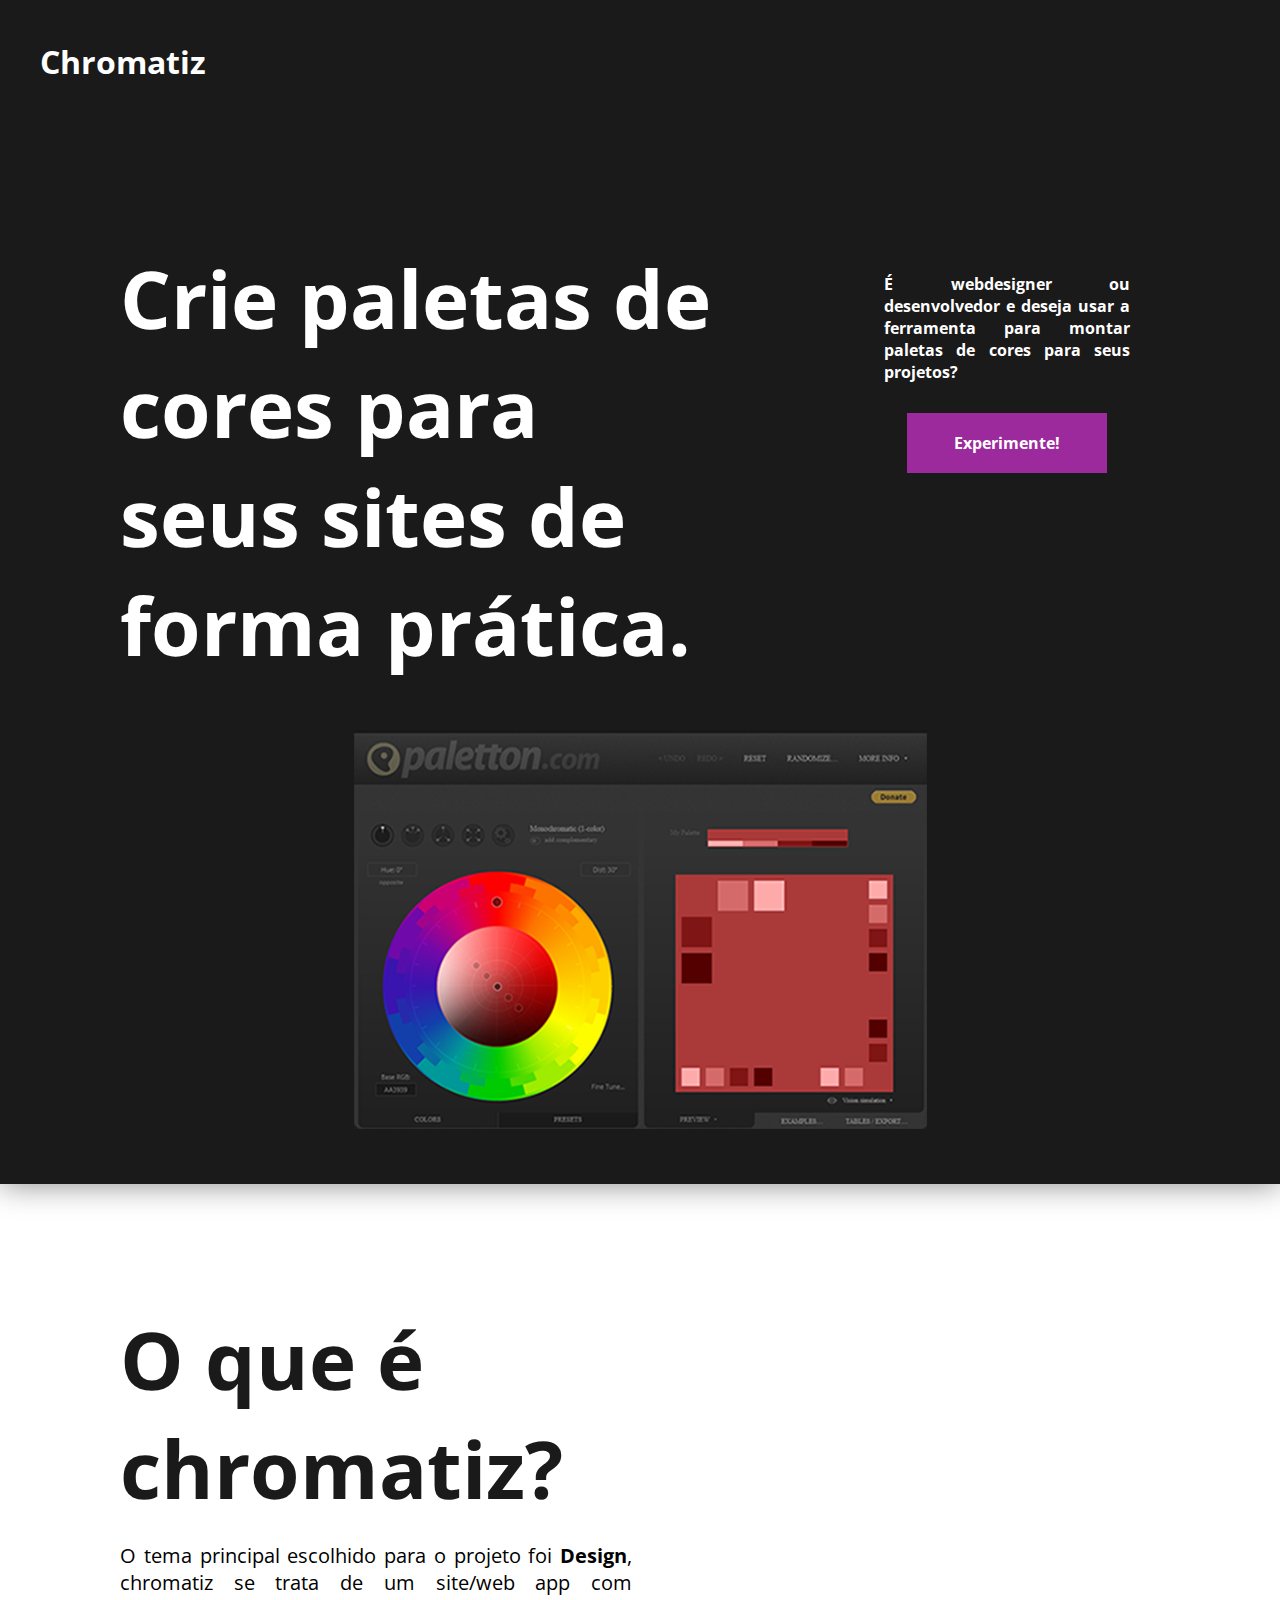
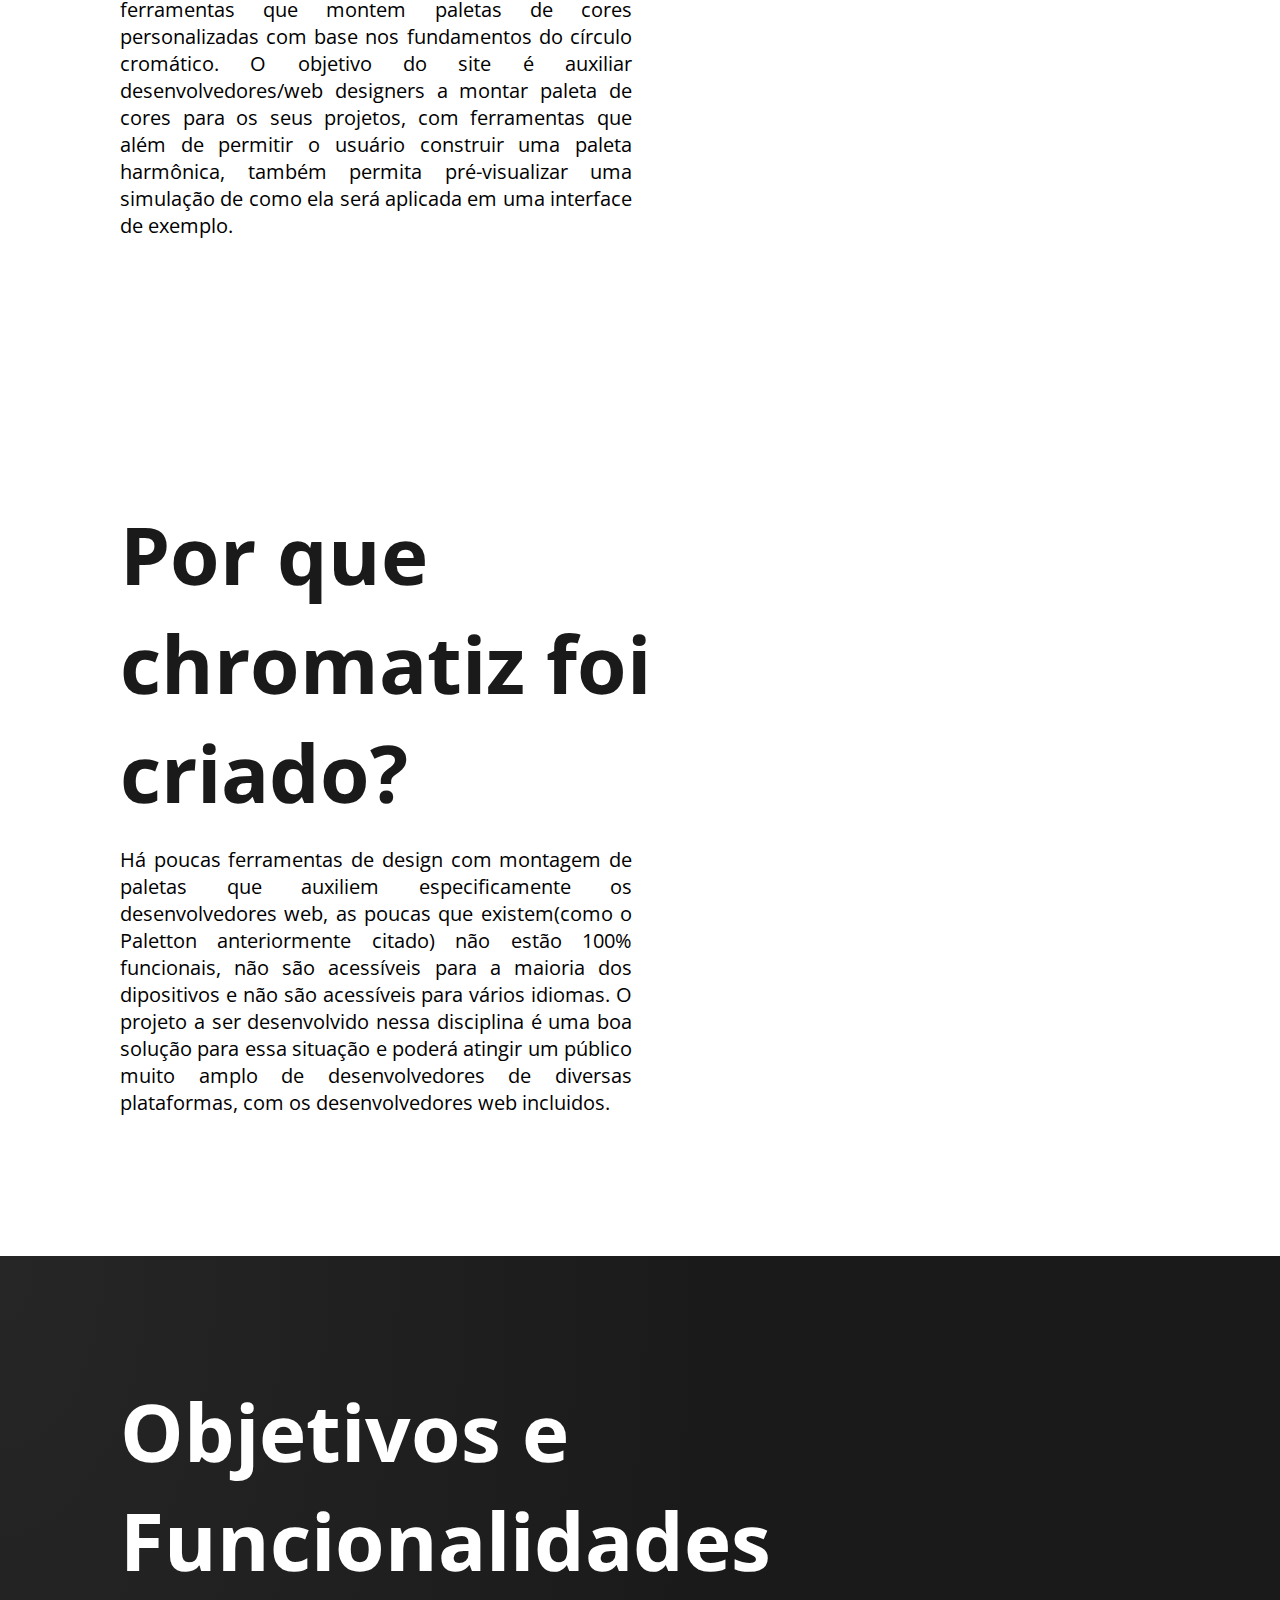
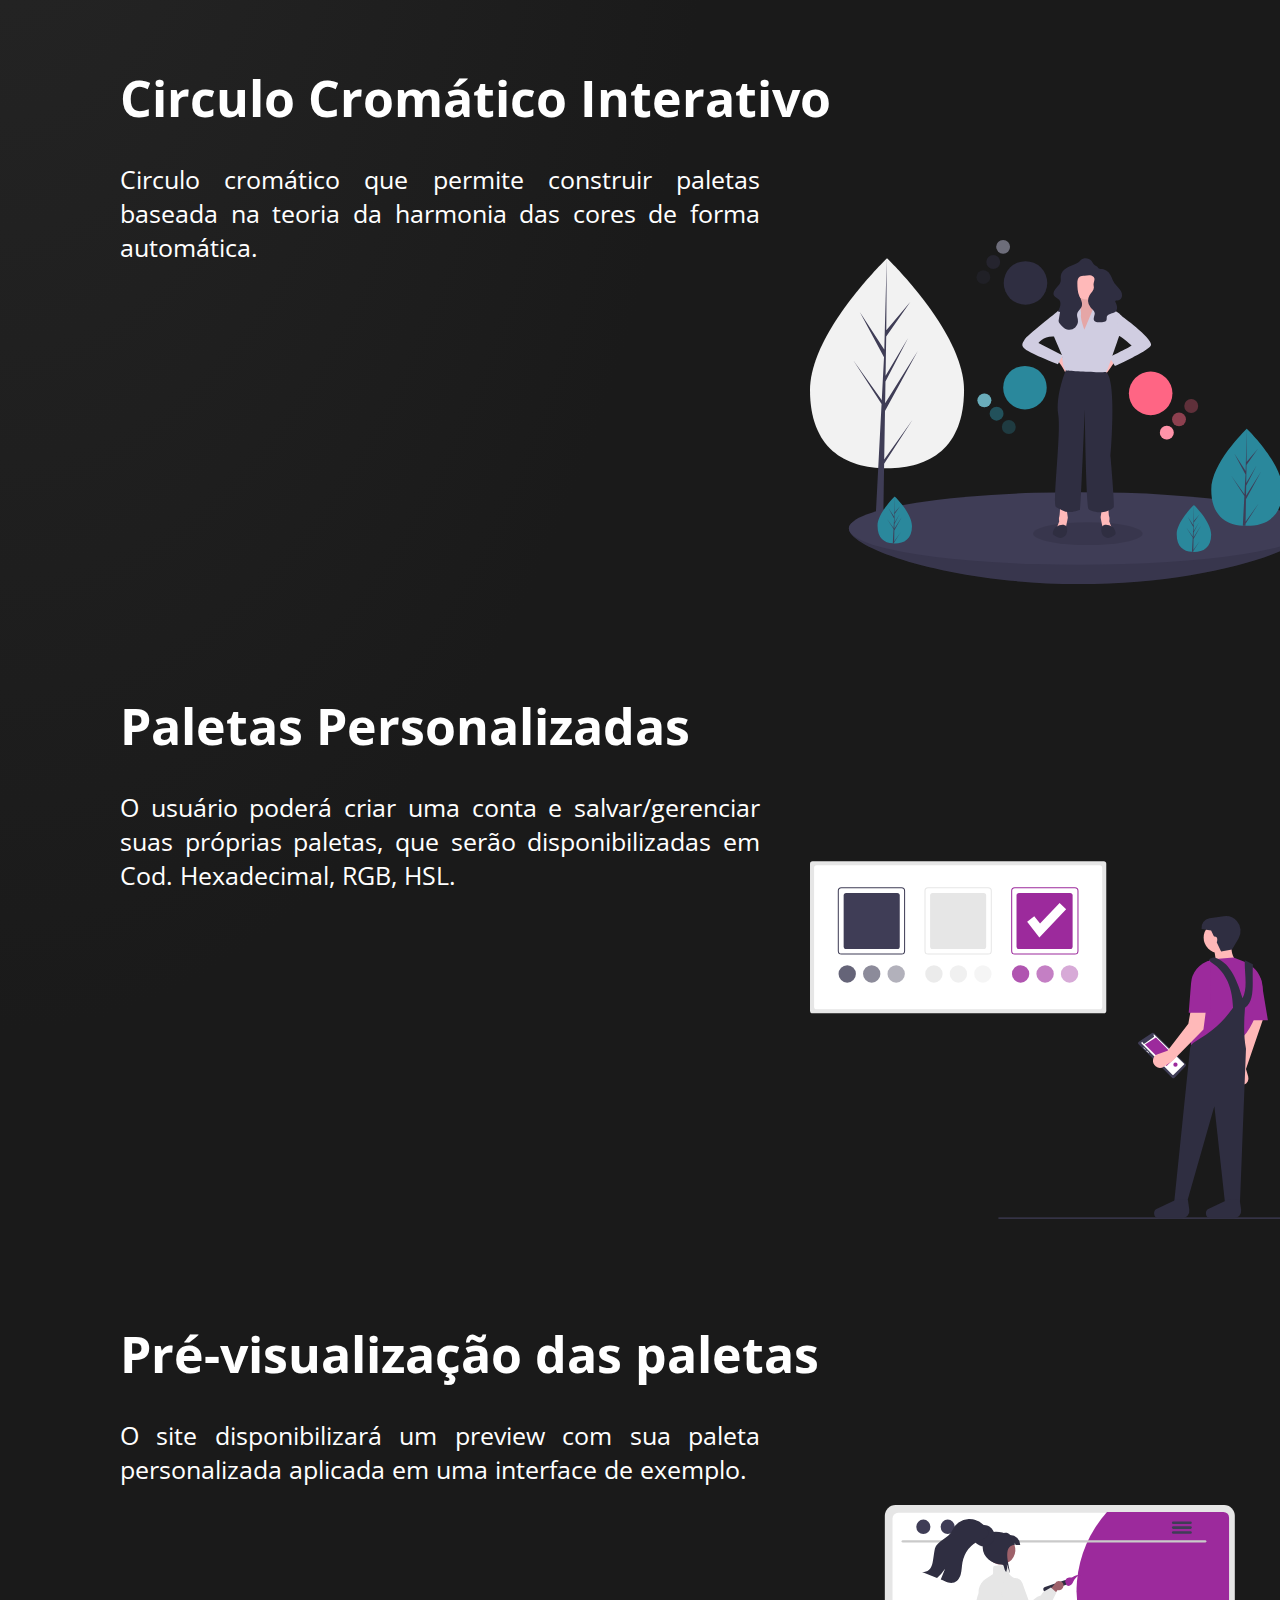
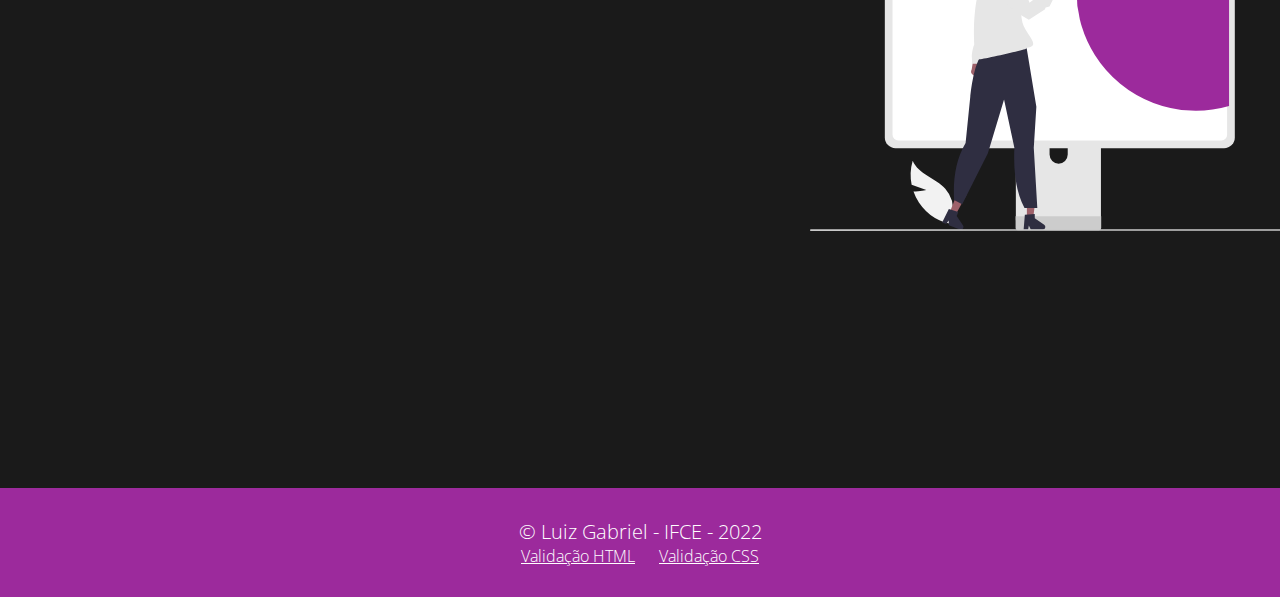
<file: index.html>
<!DOCTYPE html>
<html lang="pt-br">

<head>
    <meta charset="UTF-8">
    <meta http-equiv="X-UA-Compatible" content="IE=edge">
    <meta name="viewport" content="width=device-width, initial-scale=1.0">
    <title>Descrição do Projeto</title>
    <link rel="stylesheet" href="styles/style.css">
</head>

<body>
    <header>
        <div class="second-header">
            <h1>Chroma<span>tiz</span></h1>
            <nav>
                <ul>
                    <li><a href="index.html">Home</a></li>
                    <li><a href="prazos.html">Cronograma</a></li>
                </ul>
            </nav>
        </div>

        <h1 class="site-title">Chromatiz</h1>

        <div class="cta-container">
            <h1 class="big-text">Crie paletas de cores para seus sites de forma prática.</h1>

            <div class="cta">
                <p>É webdesigner ou desenvolvedor e deseja usar a ferramenta para montar paletas de cores para seus projetos?</p>
                <div class="button">
                    <a href="#">Experimente!</a>
                </div>
            </div>
        </div>

        <div id="imgs">
            <picture>
                <source media="(max-width: 768px)" srcset="imgs/img1-p.png">
                <img src="imgs/img1.png" alt="Imagem demonstrando a estrutura do projeto">
            </picture>
        </div>
    </header>

    <main>
        <section class="introducao">
            <h1 class="big-text">O que é chromatiz?</h1>
            <div class="content">
                <p>
                    O tema principal escolhido para o projeto foi <strong>Design</strong>, chromatiz se trata de um
                    site/web app
                    com ferramentas que montem paletas de cores personalizadas com base nos fundamentos do círculo
                    cromático. O
                    objetivo do site é auxiliar desenvolvedores/web designers a montar paleta de cores para os seus
                    projetos, com
                    ferramentas que além de permitir o usuário construir uma paleta harmônica, também permita
                    pré-visualizar uma
                    simulação de como ela será aplicada em uma interface de exemplo.
                </p>
            </div>
        </section>

        <section class="justificativa">
            <h1 class="big-text">Por que chromatiz foi criado?</h1>
            <div class="content">
                <p>
                    Há poucas ferramentas de design com montagem de paletas que auxiliem especificamente os
                    desenvolvedores web,
                    as poucas que existem(como o Paletton anteriormente citado) não estão 100% funcionais, não são
                    acessíveis
                    para a maioria dos dipositivos e não são acessíveis para vários idiomas. O projeto a ser
                    desenvolvido nessa
                    disciplina é uma boa solução para essa situação e poderá atingir um público muito amplo de
                    desenvolvedores
                    de diversas plataformas, com os desenvolvedores web incluidos.
                </p>
            </div>
        </section>

        <section class="objetivos">
            <h1 class="big-text">Objetivos e Funcionalidades</h1>

            <div class="content">
                <h2>Circulo Cromático Interativo</h2>
                <div class="func">
                    <div class="func-desc">
                        <p>Circulo cromático que permite construir paletas baseada na teoria da harmonia das cores de
                            forma automática.</p>
                    </div>
                    <img src="imgs/palletes2.svg" alt="Mulher selecionando cores">
                </div>

                <h2>Paletas Personalizadas</h2>
                <div class="func">
                    <div class="func-desc">
                        <p>O usuário poderá criar uma conta e salvar/gerenciar suas próprias paletas, que serão
                            disponibilizadas em Cod. Hexadecimal, RGB, HSL.</p>
                    </div>
                    <img src="imgs/palletes.svg" alt="Homem gerenciando uma paleta de cores">
                </div>

                <h2>Pré-visualização das paletas</h2>
                <div class="func">
                    <div class="func-desc">
                        <p>O site disponibilizará um preview com sua paleta personalizada aplicada em uma interface de
                            exemplo.</p>
                    </div>
                    <img src="imgs/addcolor.svg" alt="Mulher aplicando cor em um site">
                </div>
            </div>
        </section>
    </main>

    <footer>
        <p>&copy; Luiz Gabriel - IFCE - 2022</p>
        <a download="htmlval" href="downloads/htmlval.pdf" type="application/pdf">Validação HTML</a>
        <a download="cssval" href="downloads/cssval.pdf" type="application/pdf">Validação CSS</a>
    </footer>

    <script type="text/javascript">
        window.addEventListener("scroll", function () {
            var header = document.querySelector(".second-header")
            header.classList.toggle("sticky", window.scrollY > 0)
        })
    </script>
</body>

</html>
</file>
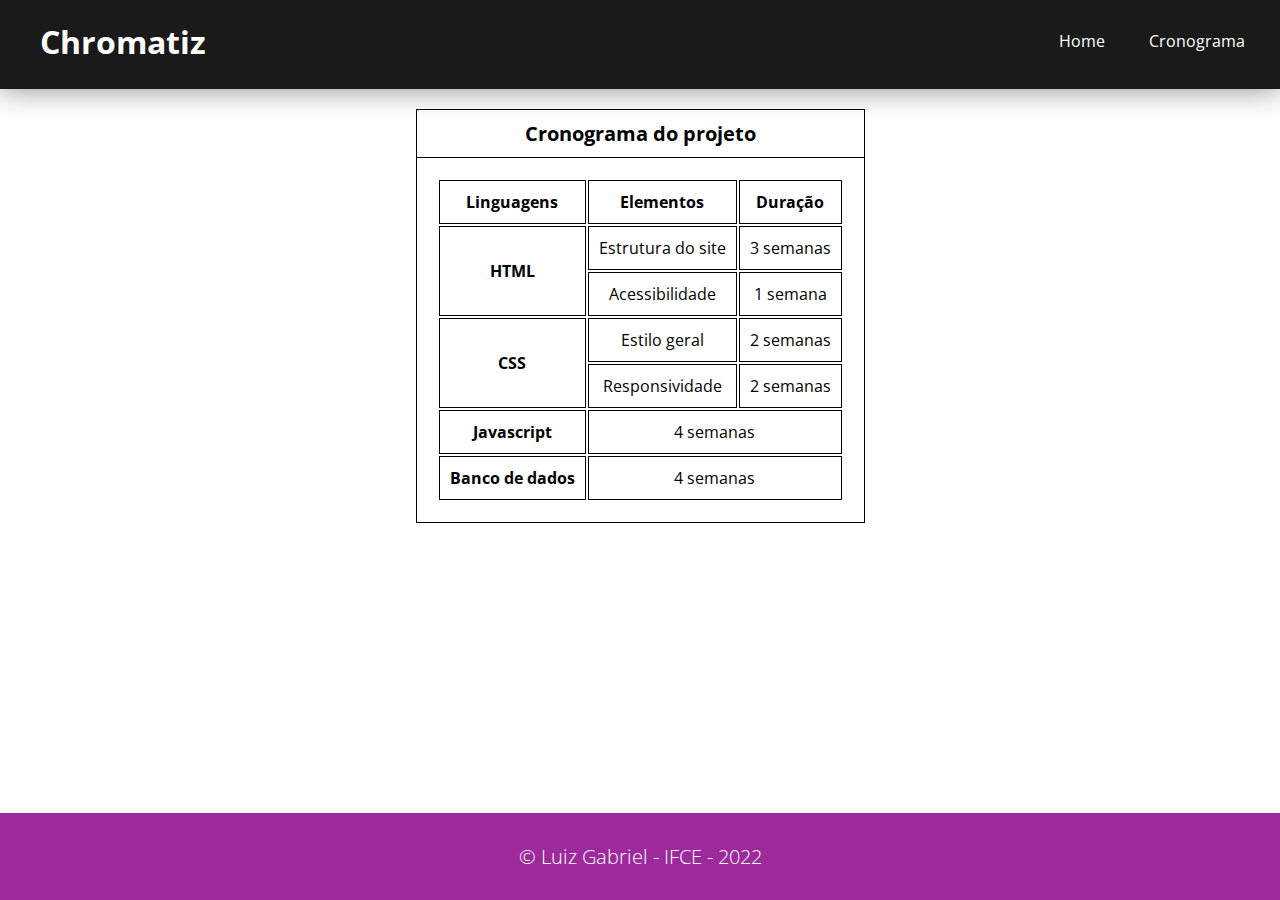
<file: prazos.html>
<!DOCTYPE html>
<html lang="pt-br">
    <head>
        <meta charset="UTF-8">
        <meta http-equiv="X-UA-Compatible" content="IE=edge">
        <meta name="viewport" content="width=device-width, initial-scale=1.0">
        <title>Prazos</title>
        <link rel="stylesheet" href="styles/style.css">
        <style>
            .second-header {
                position: inherit;
                opacity: 1;
                background-color: #1a1a1a;
                color: white;
            }

            .second-header > nav > ul > li {
                border-bottom: 2px solid #1a1a1a;
            }

            .second-header > nav > ul > li:hover {
                border-bottom: 2px solid white;
            }

            .second-header > nav > ul > li > a {
                color: white;
            }
        </style>
    </head>
    
    <body>
        <header>
            <div class="second-header">
                <h1>Chroma<span>tiz</span></h1>
                <nav>
                    <ul>
                        <li><a href="index.html">Home</a></li>
                        <li><a href="prazos.html">Cronograma</a></li>
                    </ul>
                </nav>
            </div>
        </header>
        
        <main>
            <table>
                <caption>Cronograma do projeto</caption>
                <thead>
                    <tr>
                        <th>Linguagens</th>
                        <th>Elementos</th>
                        <th>Duração</th>
                    </tr>
                </thead>
                <tbody>
                    <tr>
                        <th rowspan="2">HTML</th>
                        <td>Estrutura do site</td>
                        <td>3 semanas</td>
                    </tr>
                    <tr>
                        <td>Acessibilidade</td>
                        <td>1 semana</td>
                    </tr>
                    <tr>
                        <th rowspan="2">CSS</th>
                        <td>Estilo geral</td>
                        <td>2 semanas</td>
                    </tr>
                    <tr>
                        <td>Responsividade</td>
                        <td>2 semanas</td>
                    </tr>
                    <tr>
                        <th>Javascript</th>
                        <td colspan="2">4 semanas</td>
                    </tr>
                    <tr>
                        <th>Banco de dados</th>
                        <td colspan="2">4 semanas</td>
                    </tr>
                </tbody>
            </table>
        </main>

        <footer>
            <p>&copy; Luiz Gabriel - IFCE - 2022</p>
        </footer>
    </body>
</html>
</file>
<file: styles/style.css>
@import url('https://fonts.googleapis.com/css2?family=Open+Sans:ital,wght@0,300;0,400;0,700;1,300&display=swap');

* {
    font-family: 'Open Sans', Arial, Helvetica, sans-serif;
    margin: 0;
    padding: 0;
}

html {
    font-size: 62.5%;
}

body {
    display: flex;
    flex-direction: column;
    min-height: 100vh;
    font-size: 1.6rem;
}

header {
    background:rgb(26,26,26);
    margin: 0 auto;
    width: 100%;
    box-shadow: 0px 0px 30px rgba(0, 0, 0, 0.473);
}

.second-header {
    position: fixed;
    opacity: 0;
    overflow: hidden;
    width: 100%;
    background-color: white;
    clear: both;
    transition: 0.1s;
}

.sticky {
    opacity: 1;
}

.second-header > h1 {
    font-size: 3.2rem;
    float: left;
    margin: 20px 40px;
}

.second-header > nav {
    float: right;
    margin: 30px 15px 15px 15px;
}

.second-header > nav > ul {
    list-style: none;
}

.second-header > nav > ul > li{
    display: inline-block;
    padding: 0px 2rem 2rem 2rem;
    border-bottom: 2px solid white;
}

.second-header > nav > ul > li:hover {
    border-bottom: 2px solid #1a1a1a;
}

.second-header > nav > ul > li > a{
    color: #1a1a1a;
    text-decoration: none;
}

header .site-title {
    font-size: 3.2rem;
    color: white;
    margin: 40px;
    clear: both;
}

header > .cta-container {
    width: 100%;
    display: flex;
}

.big-text {
    padding: 12rem 0 0 12rem;
    color: white;
    width: 50%;
    font-size: 8rem;
}

header .cta {
    text-align: justify;
    width: 20%;
    font-weight: bold;
    color: white;
    margin: 12rem;
    padding: 3rem;
}

.cta .button {
    margin: auto;
    margin-top: 3rem;
    width: 20rem;
    height: 6rem;
    text-align: center;
    line-height: 6rem;
    background-color: rgb(156, 42, 156);
}

.cta .button:hover {
    background-color: rgb(136, 38, 136);
}

.cta > .button > a {
    color: white;
    text-decoration: none;
}

header > #imgs {
    padding: 5rem;
    text-align: center;
    clear: both;
}

main {
    margin: 0 auto;
    flex-grow: 1;
    width: 100%;
}

main .big-text {
    color: #1a1a1a;
}

main > section {
    padding-bottom: 12rem;
}

section .content {
    width: 40%;
    text-align: justify;
    margin-left: 12rem;
    font-size: 2rem;
    padding: 2rem 0rem;
}

.objetivos {
    background: radial-gradient(farthest-corner at 0px 0px, rgb(38,38,38), rgb(34,34,34), rgb(30,30,30), rgb(26,26,26) 40%);
    color: white;
    overflow: hidden;
}

.objetivos > .content {
    width: 100%;
}

.objetivos > .big-text {
    color: white;
    margin-bottom: 5rem;
}

.objetivos > .content > .func { 
    width: 100%;
    padding: 3rem 0;
    clear: both;
    display: flex;
}

.objetivos > .content h2 {
    font-size: 5rem;
}

.func > .func-desc {
    font-size: 2.5rem;
    width: 50%;
    padding-right: 5rem;
}

.func > img {
    width: 500px;
    height: 500px;
}


footer {
    padding: 3rem 0;
    background-color: rgb(156, 42, 156);
    text-align: center;
    margin: 0 auto;
    width: 100%;
}

footer > p {
    color: white;
    font-weight: lighter;
    font-size: 2rem;
}

footer > a {
    font-weight: lighter;
    color: white;
    padding: 1rem;
}

/* TABELA */
table{
    margin: auto;
    margin-top: 20px;
    border: 1px solid black;
    border-top: none;
    padding: 20px;
}

caption {
    font-size: 20px;
    font-weight: bold;
    border: 1px solid black;
    padding: 10px;
}

th, td{
    text-align: center;
    border: 1px solid black;
    padding: 10px;
}


/* media queries */
@media (max-width: 1259px) {
    html {
        font-size: 40%;
    }
    header #imgs {
        padding: 3em 0;
    }

    .cta-container {
        margin: auto;
        flex-direction: column;
        text-align: center;
    }

    .cta-container > h1 {
        width: 90%;
        margin: auto;
        flex-direction: column;
        text-align: center;
    }

    .cta-container > .cta {
        width: 50%;
        margin: auto;
    }

    .big-text {
        padding-left: 0;
        width: auto;
        font-size: 6rem;
        text-align: center;
    }

    section > .content {
        margin: auto;
        padding: 0 2rem;
        text-align: center;
        width: auto;
    }

    .func > .func-desc{
        margin: auto;
    }
    
    .objetivos > .content h2 {
        width: auto;
        font-size: 4rem;
    }

    .objetivos > .content {
        padding: 0;
        margin: auto;
    }

    .objetivos > .content > .func {
        width: 100%;
        flex-direction: column;
        width: auto;
        padding: 3rem 0;
        clear: both;
    }

    .objetivos > .content > .func > .func-desc {
        width: auto;
        margin: auto;
        text-align: center;
        padding: 0;
        font-size: 2rem;
    }

    .func > img {
        width: 200px;
        height: 200px;
        margin: auto;
    }
}
</file>
